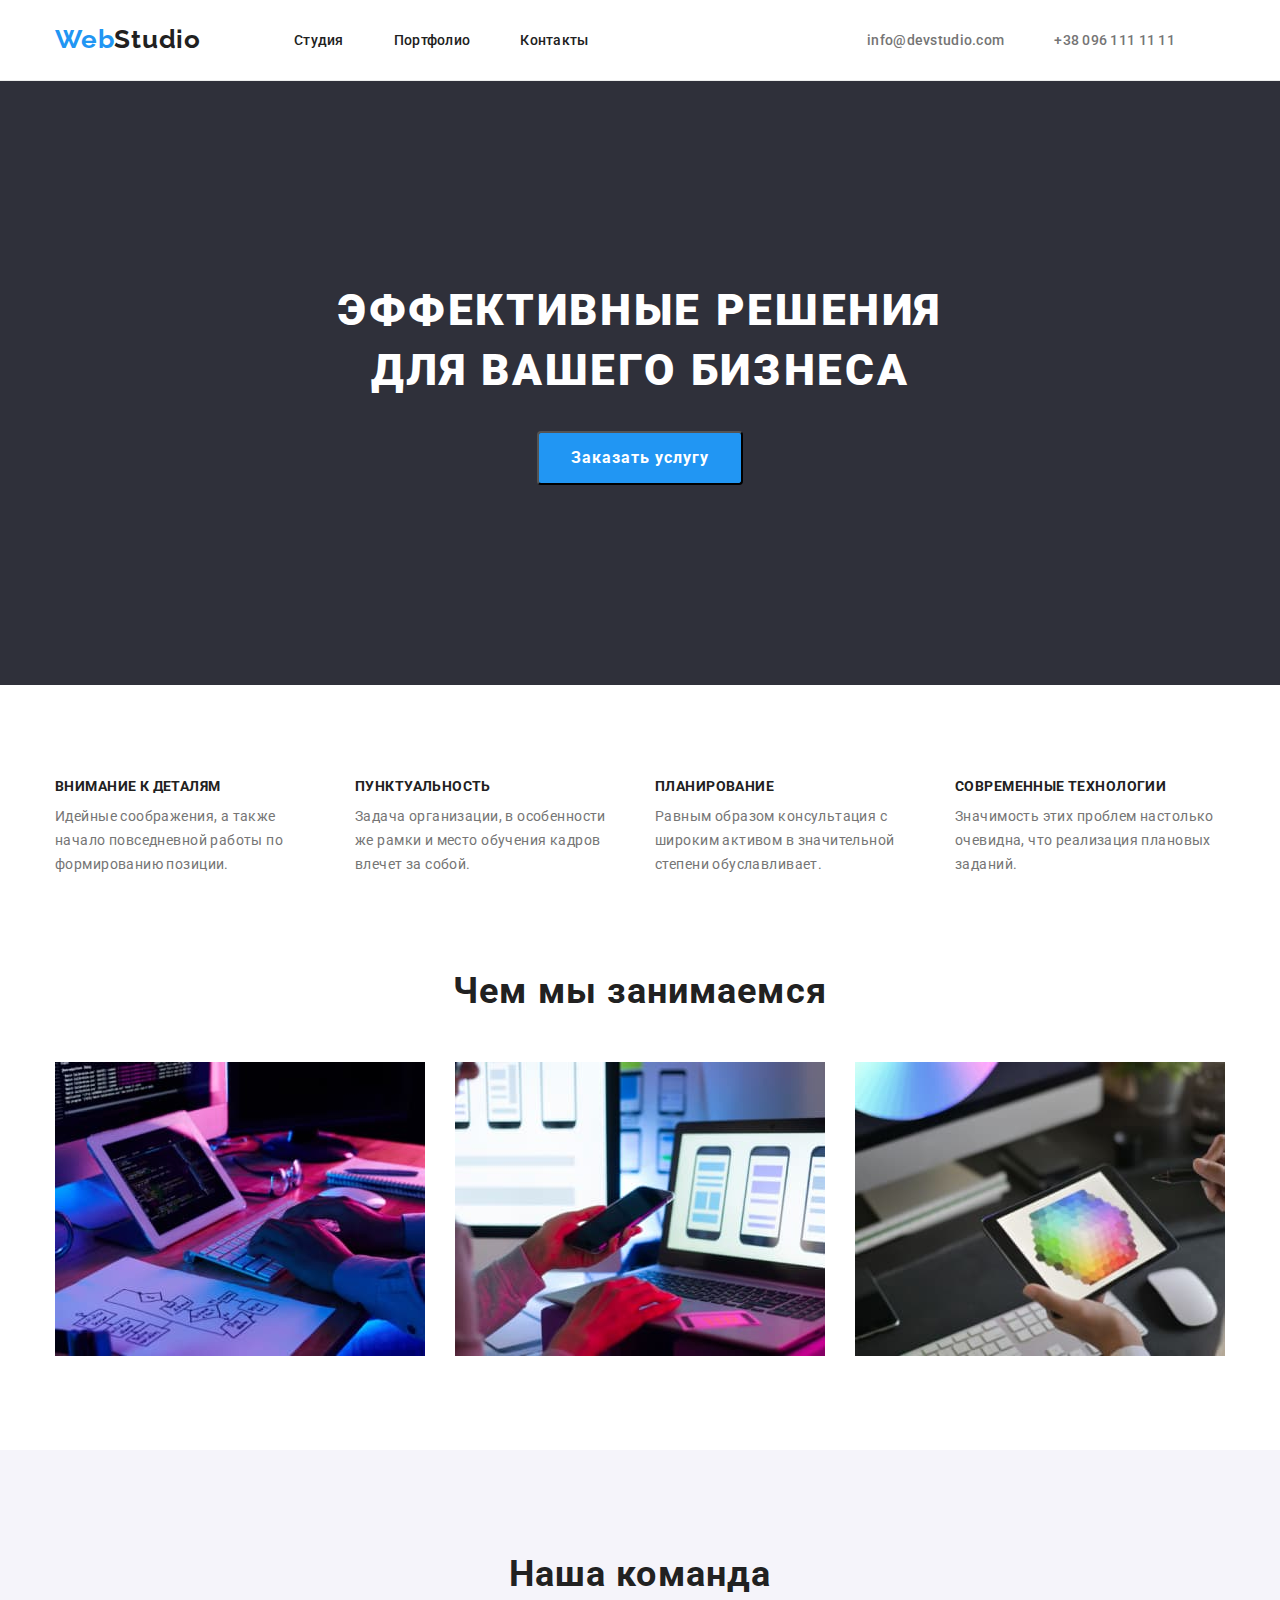
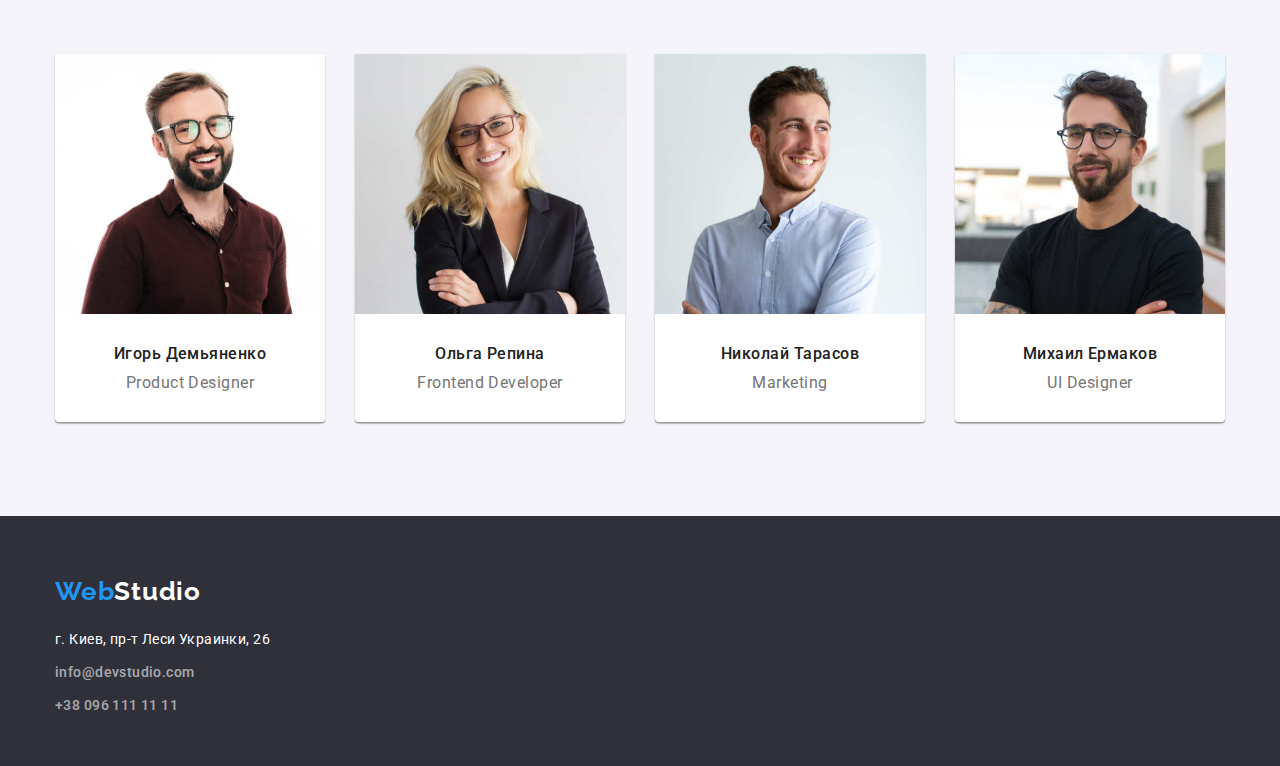
<file: index.html>
<!DOCTYPE html>
<html lang="en">
<head>
    <meta charset="UTF-8">
    <meta http-equiv="X-UA-Compatible" content="IE=edge">
    <meta name="viewport" content="width=device-width, initial-scale=1.0">
    <link rel="preconnect" href="https://fonts.googleapis.com">
    <link rel="preconnect" href="https://fonts.gstatic.com" crossorigin>
    <link href="https://fonts.googleapis.com/css2?family=Raleway:wght@700&family=Roboto:wght@400;500;700;900&display=swap"
        rel="stylesheet">
    <link rel="stylesheet" href="https://cdnjs.cloudflare.com/ajax/libs/modern-normalize/1.0.0/modern-normalize.min.css" />
    <link rel="stylesheet" href="./css/styles.css" />
    <title>Document</title>
</head>
<body>
    <header>
        <div class="container">
            <nav class="navi">
                <a href="index.html" class="logo">Web<span class="logo-part">Studio</span></a>
                <ul class="navigation">
                <li><a href="" class="navigation-link">Студия</a></li>
                <li><a href="./portfolio.html" class="navigation-link">Портфолио</a></li>
                <li><a href="" class="navigation-link">Контакты</a></li>
                </ul>
            </nav>
            <ul class="contact-us">
                <li><a href="mailto:info@devstudio.com" class="contacts">info@devstudio.com</a></li>
                <li><a href="tel:+380961111111" class="contacts">+38 096 111 11 11</a></li>
            </ul>
        </div>
    </header>
    <main>
        <section class="section hero">
            <div class="container">
                <h1>Эффективные решения для вашего бизнеса</h1>
                <button type="button" class="button">Заказать услугу</button>
            </div class="container">
        </section>
        <section class="section our-advants">
            <div class="container">
                <ul class="advants">
                    <li class="our-advants-list">
                        <h3 class="advants-head">Внимание к деталям</h3>
                        <p class="advants-list">Идейные соображения, а также начало повседневной работы по формированию позиции.</p>
                    </li>
                    <li class="our-advants-list">
                        <h3 class="advants-head">Пунктуальность</h3>
                        <p class="advants-list">Задача организации, в особенности же рамки и место обучения кадров влечет за собой.</p>
                    </li>
                    <li class="our-advants-list">
                        <h3 class="advants-head">Планирование</h3>
                        <p class="advants-list">Равным образом консультация с широким активом в значительной степени обуславливает.</p>
                    </li>
                    <li class="our-advants-list">
                        <h3 class="advants-head">Современные технологии</h3>
                        <p class="advants-list">Значимость этих проблем настолько очевидна, что реализация плановых заданий.</p>
                    </li>
                </ul>
            </div>
        </section>
        <section class="section">
            <div class="container">
                <h2 class="about-us-head">Чем мы занимаемся</h2>
                <ul class="what-we-do-images">
                    <li class="images-list">
                        <a href=""><img src="./images/photo1.jpg" alt="photo1" width="370" class="what-we-do-image-list"></a>
                    </li>
                    <li class="images-list">
                        <a href=""><img src="./images/photo2.jpg" alt="photo2" width="370" class="what-we-do-image-list"></a>
                    </li>
                    <li class="images-list">
                        <a href=""><img src="./images/photo3.jpg" alt="photo3" width="370" class="what-we-do-image-list"></a>
                    </li>
                </ul>
            </div>
        </section>
        <section class="section our-team">
            <div class="container">
                <h2 class="our-team-head">Наша команда</h2>
                <ul class="our-team-list">
                    <li class="person-var">
                        <img src="./images/igor.jpg" alt="igor" width="150" class="our-team-photo">
                        <div class="person-card">
                            <p class="our-team-person">Игорь Демьяненко</p>
                            <p class="our-team-person-profession">Product Designer</p>
                        </div>
                    </li>
                    <li class="person-var">
                        <img src="./images/olga.jpg" alt="olga" width="150" class="our-team-photo">
                        <div class="person-card">
                            <p class="our-team-person">Ольга Репина</p>
                            <p class="our-team-person-profession">Frontend Developer</p>
                        </div>
                    </li>
                    <li class="person-var">
                        <img src="./images/nikolay.jpg" alt="nikolay" width="150" class="our-team-photo">
                        <div class="person-card">
                            <p class="our-team-person">Николай Тарасов</p>
                            <p class="our-team-person-profession">Marketing</p>
                        </div>
                    </li>
                    <li class="person-var">
                        <img src="./images/mikhail.jpg" alt="mikhail" width="150" class="our-team-photo">
                        <div class="person-card">
                            <p class="our-team-person">Михаил Ермаков</p>
                            <p class="our-team-person-profession">UI Designer</p>
                        </div>
                    </li>
                </ul>
            </div>
        </section>
    </main>
    <footer>
        <div class="container">
            <a href="index.html" class="logo">Web<span class="logo-part-footer">Studio</span></a>
                <ul class="footer-navigation">
                    <li>
                        <address>г. Киев, пр-т Леси Украинки, 26</address>
                    </li>
                    <li>
                        <address>
                            <a href="mailto:info@devstudio.com" class="contacts">info@devstudio.com</a>
                        </address>
                    </li>
                    <li>
                        <address>
                            <a href="tel:+380961111111" class="contacts">
                                <p>+38 096 111 11 11</p>
                        </address>
                        </a>
                    </li>
                </ul>
        </div>
    </footer>
</body>
</html>
</file>
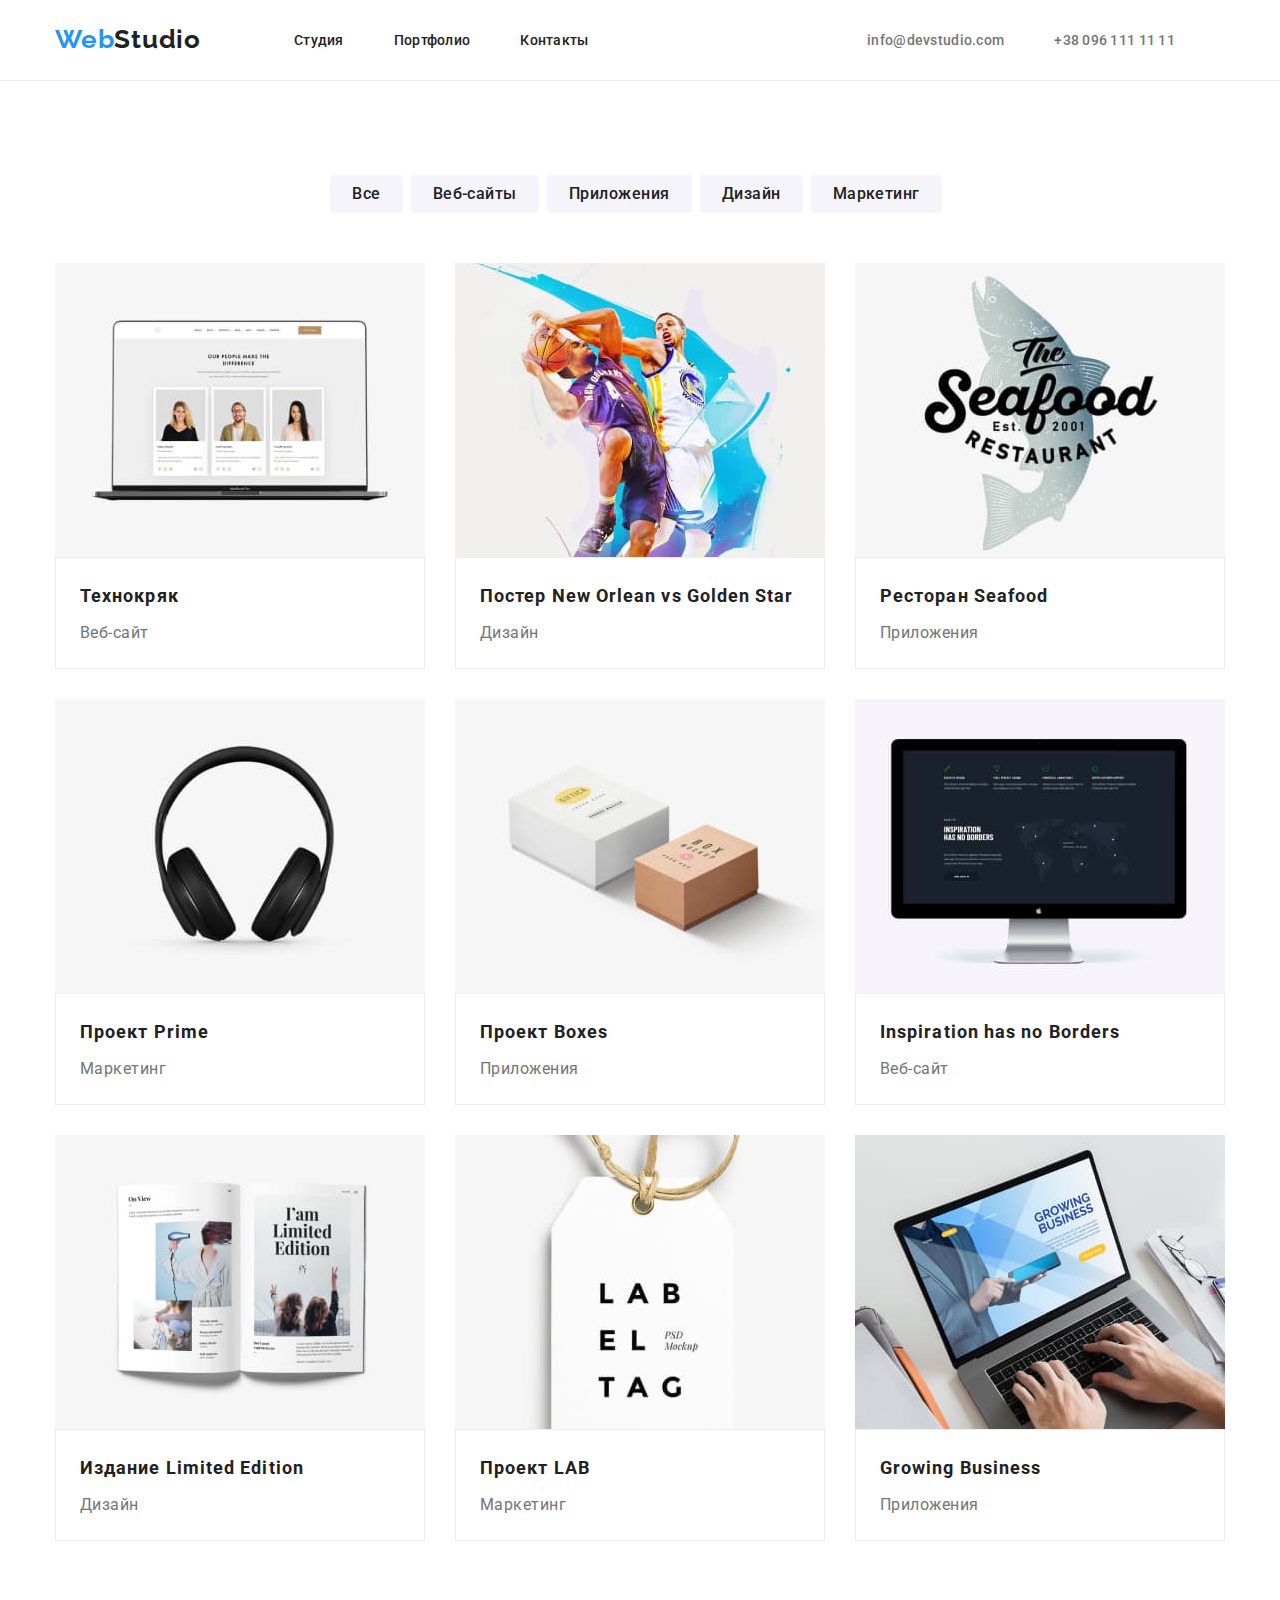
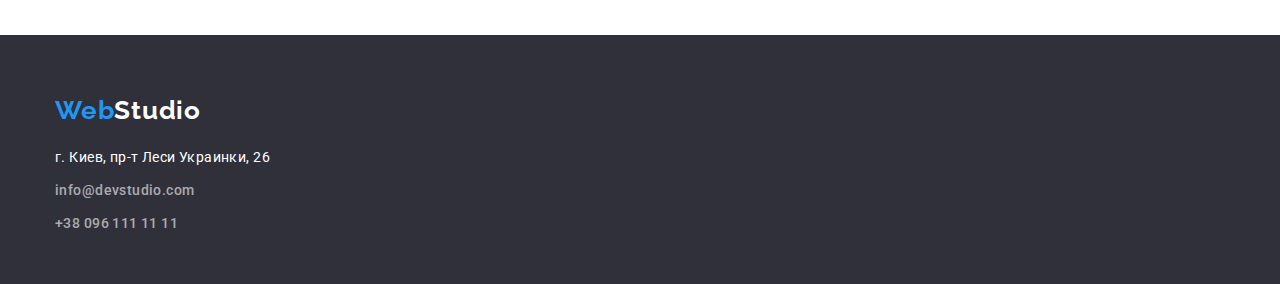
<file: portfolio.html>
<!DOCTYPE html>
<html lang="en">
<head>
    <meta charset="UTF-8">
    <meta http-equiv="X-UA-Compatible" content="IE=edge">
    <meta name="viewport" content="width=device-width, initial-scale=1.0">
    <link rel="preconnect" href="https://fonts.googleapis.com">
    <link rel="preconnect" href="https://fonts.gstatic.com" crossorigin>
    <link href="https://fonts.googleapis.com/css2?family=Raleway:wght@700&family=Roboto:wght@400;500;700;900&display=swap"
        rel="stylesheet">
    <link rel="stylesheet" href="https://cdnjs.cloudflare.com/ajax/libs/modern-normalize/1.0.0/modern-normalize.min.css" />
    <link rel="stylesheet" href="./css/styles.css" />
    <title>Document</title>
</head>
<body>
    <header>
        <div class="container">
            <nav class="navi">
                <a href="index.html" class="logo">Web<span class="logo-part">Studio</span></a>
                <ul class="navigation">
                    <li><a href="" class="navigation-link">Студия</a></li>
                    <li><a href="./portfolio.html" class="navigation-link">Портфолио</a></li>
                    <li><a href="" class="navigation-link">Контакты</a></li>
                </ul>
            </nav>
            <ul class="contact-us">
                <li><a href="mailto:info@devstudio.com" class="contacts">info@devstudio.com</a></li>
                <li><a href="tel:+380961111111" class="contacts">+38 096 111 11 11</a></li>
            </ul>
        </div>
    </header>
    <main>
        <section class="portfolio-variants">
            <div class="container section">
                <ul class="portfolio-options">
                    <li>
                        <button type="button" class="portfolio-button">Все</button>
                    </li>
                    <li>
                        <button type="button" class="portfolio-button">Веб-сайты</button>
                    </li>
                    <li>
                        <button type="button" class="portfolio-button">Приложения</button>
                    </li>
                    <li>
                        <button type="button" class="portfolio-button">Дизайн</button>
                    </li>
                    <li>
                        <button type="button" class="portfolio-button">Маркетинг</button>
                    </li>
                </ul>
                <ul class="projects">
                    <li class="project-option">
                        <img src="./images/technokr.jpg" alt="Технокряк" width="370">
                        <div class="project">
                            <p class="project-option-name">Технокряк</p>
                            <p class="project-option-type">Веб-сайт</p>
                        </div>
                    </li>
                    <li class="project-option">
                        <img src="./images/novsgs.jpg" alt="Постер New Orlean vs Golden Star" width="370" class="project-option-image">
                        <div class="project">
                            <p class="project-option-name">Постер New Orlean vs Golden Star</p>
                            <p class="project-option-type">Дизайн</p>
                        </div>
                    </li>
                    <li class="project-option">
                        <img src="./images/seafood.jpg" alt="Ресторан Seafood" width="370" class="project-option-image">
                        <div class="project">
                            <p class="project-option-name">Ресторан Seafood</p>
                            <p class="project-option-type">Приложения</p>
                        </div>
                    </li>
                    <li class="project-option">
                        <img src="./images/prime.jpg" alt="Проект Prime" width="370" class="project-option-image">
                        <div class="project">
                            <p class="project-option-name">Проект Prime</p>
                            <p class="project-option-type">Маркетинг</p>
                        </div>
                    </li>
                    <li class="project-option">
                        <img src="./images/boxes.jpg" alt="Проект Boxes" width="370" class="project-option-image">
                        <div class="project">
                            <p class="project-option-name">Проект Boxes</p>
                            <p class="project-option-type">Приложения</p>
                        </div>
                    </li>
                    <li class="project-option">
                        <img src="./images/insphasnobord.jpg" alt="Inspiration has no Borders" width="370" class="project-option-image">
                        <div class="project">
                            <p class="project-option-name">Inspiration has no Borders</p>
                            <p class="project-option-type">Веб-сайт</p>
                        </div>
                    </li>
                    <li class="project-option">
                        <img src="./images/limedit.jpg" alt="Издание Limited Edition" width="370" class="project-option-image">
                        <div class="project">
                            <p class="project-option-name">Издание Limited Edition</p>
                            <p class="project-option-type">Дизайн</p>
                        </div>
                    </li>
                    <li class="project-option">
                        <img src="./images/lab.jpg" alt="Проект LAB" width="370" class="project-option-image">
                        <div class="project">
                            <p class="project-option-name">Проект LAB</p>
                            <p class="project-option-type">Маркетинг</p>
                        </div>
                    </li>
                    <li class="project-option">
                        <img src="./images/growbus.jpg" alt="Growing Business" width="370" class="project-option-image">
                        <div class="project">
                            <p class="project-option-name">Growing Business</p>
                            <p class="project-option-type">Приложения</p>
                        </div>
                    </li>
                </ul>
            </div>
        </section>
    </main>
    <footer>
        <div class="container">
            <a href="index.html" class="logo">Web<span class="logo-part-footer">Studio</span></a>
            <ul class="footer-navigation">
                <li>
                    <address>г. Киев, пр-т Леси Украинки, 26</address>
                </li>
                <li>
                    <address>
                        <a href="mailto:info@devstudio.com" class="contacts">info@devstudio.com</a>
                    </address>
                </li>
                <li>
                    <address>
                        <a href="tel:+380961111111" class="contacts">
                            <p>+38 096 111 11 11</p>
                    </address>
                    </a>
                </li>
            </ul>
        </div>
    </footer>
</body>
</html>
</file>
<file: css/styles.css>
:root {
  --logo-color: #2196f3;
  --primary-color: #212121;
  --secondary-color: #757575;
  --white: #ffffff;
  --footer-nav: rgba(255, 255, 255, 0.6);
  --hero-background-color: #2f303a;
  --our-team-background-color: #f5f4fa;
}
body {
  font-family: Roboto;
  font-style: normal;
  font-weight: normal;
}
h1,
h2,
h3,
p,
ul {
  margin: 0;
}
img {
  display: block;
}
ul {
  padding: 0;
}
header .container {
  display: flex;
  align-items: center;
  height: 80px;
}
header {
  border-bottom: 1px solid #ececec;
}
.container {
  width: 1200px;
  padding-left: 15px;
  padding-right: 15px;
  margin-left: auto;
  margin-right: auto;
}
.navi {
  display: flex;
  align-items: center;
}
.contact-us {
  display: flex;
  list-style: none;
  margin-left: auto;
}
.logo {
  margin-right: 93px;
  font-family: Raleway;
  font-style: normal;
  font-weight: bold;
  font-size: 26px;
  line-height: 1.2;
  letter-spacing: 0.03em;
  text-decoration: none;
  color: var(--logo-color);
}
.logo-part {
  font-family: Raleway;
  font-style: normal;
  font-weight: bold;
  font-size: 26px;
  line-height: 1.2;
  letter-spacing: 0.03em;
  text-decoration: none;
  color: var(--primary-color);
}
.navigation {
  display: flex;
  list-style-type: none;
}
.navigation-link {
  padding-top: 32px;
  padding-bottom: 32px;
  font-weight: 500;
  font-size: 14px;
  line-height: 1.14;
  letter-spacing: 0.02em;
  text-decoration: none;
  color: var(--primary-color);
}
.navigation > li {
  margin-right: 50px;
}
.navigation > li:last-child {
  margin-right: 0;
}
.navigation-link:hover {
  color: var(--logo-color);
}
.navigation-link:focus {
  color: var(--logo-color);
}
.contacts {
  margin-right: 50px;
  padding-top: 32px;
  padding-bottom: 32px;
  font-weight: 500;
  font-size: 14px;
  line-height: 1.14;
  letter-spacing: 0.02em;
  text-decoration: none;
  color: var(--secondary-color);
}
.contacts:hover {
  color: var(--logo-color);
}
.section {
  padding-top: 94px;
  padding-bottom: 94px;
}
.hero {
  padding-top: 200px;
  padding-bottom: 200px;
  text-align: center;
  background-color: var(--hero-background-color);
}
h1 {
  width: 696px;
  margin-left: auto;
  margin-right: auto;
  font-weight: 900;
  font-size: 44px;
  line-height: 1.36;
  letter-spacing: 0.06em;
  text-transform: uppercase;
  color: var(--white);
}
.button {
  padding: 10px 32px;
  margin-top: 30px;
  font-weight: bold;
  font-size: 16px;
  line-height: 1.875;
  letter-spacing: 0.06em;
  background-color: var(--logo-color);
  color: var(--white);
  border-radius: 4px;
}
.our-advants {
  padding-bottom: 0px;
}
.advants {
  display: flex;
  list-style-type: none;
}
.our-advants-list {
  margin-right: 30px;
  width: 270px;
}
.our-advants-list:nth-child(4n) {
  margin-right: 0;
}
.advants-head {
  font-weight: bold;
  font-size: 14px;
  line-height: 1.14;
  letter-spacing: 0.03em;
  text-transform: uppercase;
  color: var(--primary-color);
}
.advants-list {
  margin-top: 10px;
  font-size: 14px;
  line-height: 1.714;
  letter-spacing: 0.03em;
  color: var(--secondary-color);
}
.about-us-head {
  font-weight: 700;
  font-size: 36px;
  line-height: 1.16;
  text-align: center;
  letter-spacing: 0.03em;
  color: var(--primary-color);
}
.what-we-do-images {
  display: flex;
  margin-top: 50px;
  list-style-type: none;
}
.images-list {
  margin-right: 30px;
  width: 370px;
}
.our-team {
  background: var(--our-team-background-color);
}
.our-team-head {
  font-size: 36px;
  line-height: 1.67;
  letter-spacing: 0.03em;
  color: var(--primary-color);
  text-align: center;
}
.our-team-list {
  display: flex;
  list-style-type: none;
  margin-top: 50px;
}
.person-var {
  width: 270px;
  background-color: var(--white);
  margin-right: 30px;
  box-shadow: 0px 1px 3px rgba(0, 0, 0, 0.12), 0px 1px 1px rgba(0, 0, 0, 0.14),
    0px 2px 1px rgba(0, 0, 0, 0.2);
  border-radius: 0px 0px 4px 4px;
}
.person-var:last-child {
  margin-right: 0;
}
.our-team-photo {
  width: 270px;
}
.person-card {
  padding: 30px 0;
  text-align: center;
}
.our-team-person {
  font-weight: 500;
  font-size: 16px;
  line-height: 1.1875;
  letter-spacing: 0.03em;
  color: var(--primary-color);
}
.our-team-person-profession {
  margin-top: 10px;
  font-size: 16px;
  line-height: 1.1875;
  letter-spacing: 0.03em;
  color: var(--secondary-color);
}
footer {
  background-color: var(--hero-background-color);
  padding-top: 60px;
}
.logo-part-footer {
  color: var(--white);
}
.footer-navigation {
  margin-top: 20px;
  list-style-type: none;
}
footer .contacts {
  font-size: 14px;
  line-height: 1.714;
  letter-spacing: 0.03em;
  color: var(--footer-nav);
}
address {
  margin-top: 9px;
  font-size: 14px;
  font-style: normal;
  line-height: 1.714;
  letter-spacing: 0.03em;
  color: var(--white);
}
/* CSS for portfolio */
.portfolio-options {
  display: flex;
  list-style-type: none;
  margin-left: auto;
  margin-right: auto;
  justify-content: center;
}
.portfolio-button {
  margin-right: 8px;
  padding: 6px 22px;
  font-family: Roboto;
  font-style: normal;
  font-weight: 500;
  font-size: 16px;
  line-height: 1.625;
  text-align: center;
  letter-spacing: 0.03em;
  color: var(--primary-color);
  background: var(--our-team-background-color);
  border: none;
  border-radius: 4px;
}
.portfolio-button:hover {
  box-shadow: 0px 3px 1px rgba(0, 0, 0, 0.1), 0px 1px 2px rgba(0, 0, 0, 0.08),
    0px 2px 2px rgba(0, 0, 0, 0.12);
  background-color: var(--logo-color);
  color: var(--white);
}
.portfolio-button:focus {
  box-shadow: 0px 3px 1px rgba(0, 0, 0, 0.1), 0px 1px 2px rgba(0, 0, 0, 0.08),
    0px 2px 2px rgba(0, 0, 0, 0.12);
  background-color: var(--logo-color);
  color: var(--white);
}
.projects {
  display: flex;
  flex-wrap: wrap;
  margin-top: 50px;
  list-style-type: none;
}
.project {
  margin: 0;
  padding: 20px 24px;
  border: 1px solid #eeeeee;
}
.project-option {
  margin-right: 30px;
  margin-bottom: 30px;
}
.project-option:nth-child(3n) {
  margin-right: 0;
}
.project-option:nth-last-child(-n + 3) {
  margin-bottom: 0;
}
.project-option-image {
  width: 370px;
}
.project-option-name {
  font-weight: bold;
  font-size: 18px;
  line-height: 2;
  letter-spacing: 0.06em;
  font-size: 18px;
  color: var(--primary-color);
}
.project-option-type {
  margin-top: 4px;
  font-size: 16px;
  line-height: 1.875;
  letter-spacing: 0.03em;
  color: var(--secondary-color);
}
.navigation-link-current {
  font-weight: 500;
  font-size: 14px;
  line-height: 1.875;
  letter-spacing: 0.02em;
  text-decoration: none;
  color: var(--logo-color);
}
</file>
